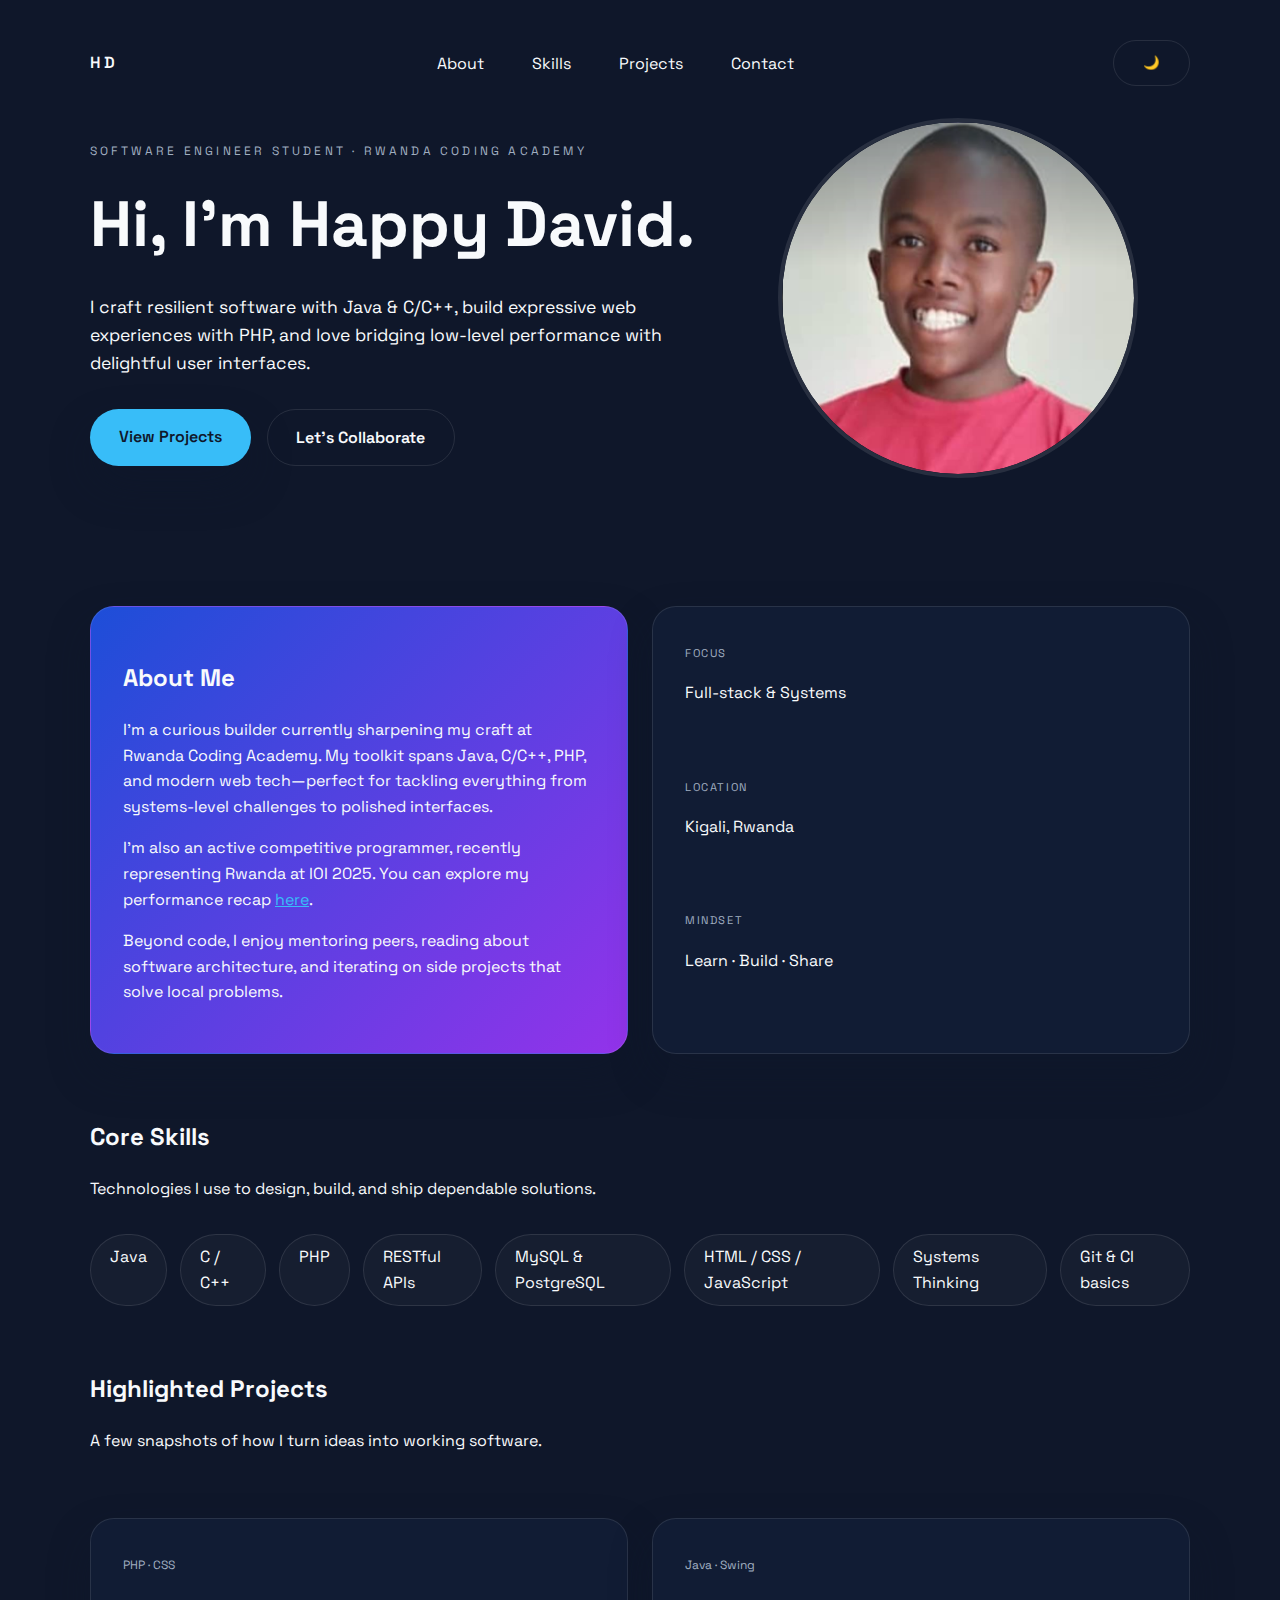
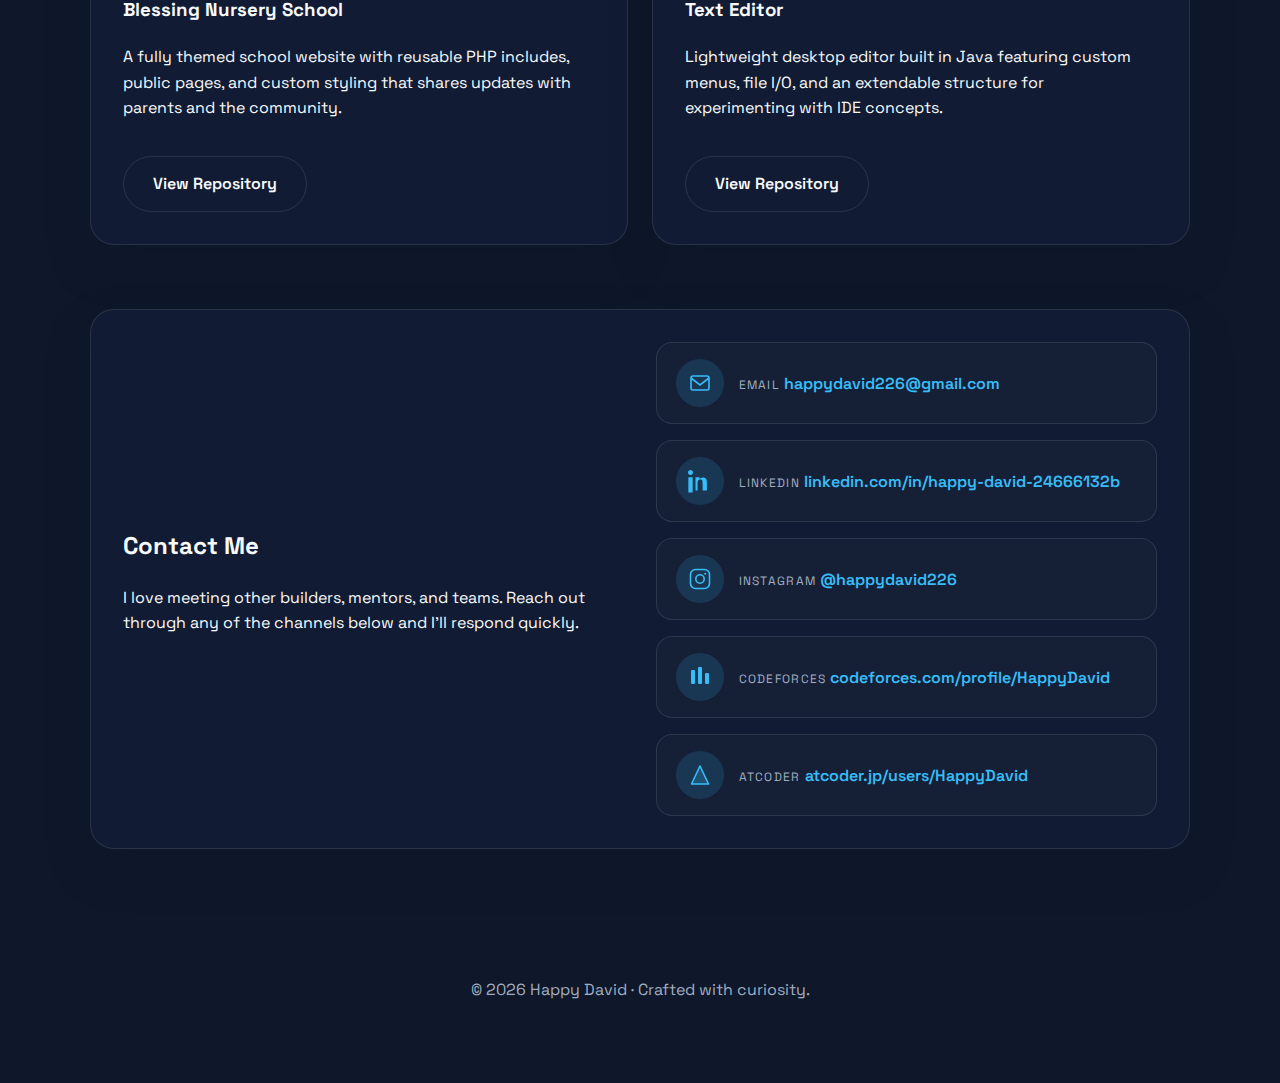
<file: index.html>
<!DOCTYPE html>
<html lang="en">

<head>
    <meta charset="UTF-8">
    <meta name="viewport" content="width=device-width, initial-scale=1.0">
    <title>Happy David | Portfolio</title>
    <link rel="preconnect" href="https://fonts.googleapis.com">
    <link rel="preconnect" href="https://fonts.gstatic.com" crossorigin>
    <link href="https://fonts.googleapis.com/css2?family=Space+Grotesk:wght@400;500;600&display=swap" rel="stylesheet">
    <link rel="stylesheet" href="styles.css">
</head>

<body>
    <header class="hero" id="home">
        <nav class="nav">
            <span class="logo">HD</span>
            <ul class="nav-links">
                <li><a href="#about">About</a></li>
                <li><a href="#skills">Skills</a></li>
                <li><a href="#projects">Projects</a></li>
                <li><a href="#contact">Contact</a></li>
            </ul>
            <button id="theme-toggle" class="ghost-btn" aria-label="Toggle theme">🌙</button>
        </nav>

        <div class="hero-layout">
            <div class="hero-content">
                <p class="eyebrow">Software Engineer Student · Rwanda Coding Academy</p>
                <h1>Hi, I’m Happy David.</h1>
                <p class="lead">
                    I craft resilient software with Java &amp; C/C++, build expressive web experiences with PHP,
                    and love bridging low-level performance with delightful user interfaces.
                </p>
                <div class="cta-row">
                    <a class="primary-btn" href="#projects">View Projects</a>
                    <a class="ghost-btn" href="#contact">Let’s Collaborate</a>
                </div>
            </div>
            <figure class="portrait">
                <img src="Myphoto.png" alt="Portrait of Happy David">
            </figure>
        </div>
    </header>

    <main>
        <section class="card-grid about-grid" id="about">
            <article class="card highlight">
                <h2>About Me</h2>
                <p>
                    I’m a curious builder currently sharpening my craft at Rwanda Coding Academy.
                    My toolkit spans Java, C/C++, PHP, and modern web tech—perfect for tackling
                    everything from systems-level challenges to polished interfaces.
                </p>
                <p>
                    I’m also an active competitive programmer, recently representing Rwanda at
                    IOI&nbsp;2025. You can explore my performance recap
                    <a class="inline-link" href="https://stats.ioinformatics.org/people/8751" target="_blank"
                        rel="noreferrer">here</a>.
                </p>
                <p>
                    Beyond code, I enjoy mentoring peers, reading about software architecture,
                    and iterating on side projects that solve local problems.
                </p>
            </article>
            <article class="card stats">
                <div>
                    <span class="label">Focus</span>
                    <p>Full-stack &amp; Systems</p>
                </div>
                <div>
                    <span class="label">Location</span>
                    <p>Kigali, Rwanda</p>
                </div>
                <div>
                    <span class="label">Mindset</span>
                    <p>Learn · Build · Share</p>
                </div>
            </article>
        </section>

        <section id="skills">
            <div class="section-header">
                <h2>Core Skills</h2>
                <p>Technologies I use to design, build, and ship dependable solutions.</p>
            </div>
            <ul class="pill-list">
                <li>Java</li>
                <li>C / C++</li>
                <li>PHP</li>
                <li>RESTful APIs</li>
                <li>MySQL &amp; PostgreSQL</li>
                <li>HTML / CSS / JavaScript</li>
                <li>Systems Thinking</li>
                <li>Git &amp; CI basics</li>
            </ul>
        </section>

        <section id="projects">
            <div class="section-header">
                <h2>Highlighted Projects</h2>
                <p>A few snapshots of how I turn ideas into working software.</p>
            </div>
            <div class="card-grid projects-grid">
                <article class="card project">
                    <span class="tag">PHP · CSS</span>
                    <h3>Blessing Nursery School</h3>
                    <p>
                        A fully themed school website with reusable PHP includes, public pages,
                        and custom styling that shares updates with parents and the community.
                    </p>
                    <a class="ghost-btn project-link" href="https://github.com/happydavid226/Blessing-Nursery-School"
                        target="_blank" rel="noreferrer">View Repository</a>
                </article>
                <article class="card project">
                    <span class="tag">Java · Swing</span>
                    <h3>Text Editor</h3>
                    <p>
                        Lightweight desktop editor built in Java featuring custom menus, file I/O,
                        and an extendable structure for experimenting with IDE concepts.
                    </p>
                    <a class="ghost-btn project-link" href="https://github.com/happydavid226/TextEditorProjectInJava"
                        target="_blank" rel="noreferrer">View Repository</a>
                </article>
            </div>
        </section>

        <section id="contact" class="card contact-card contact-links-card">
            <div>
                <h2>Contact Me</h2>
                <p>
                    I love meeting other builders, mentors, and teams. Reach out through any of the channels below and
                    I’ll respond quickly.
                </p>
            </div>
            <ul class="contact-links">
                <li>
                    <span class="contact-icon contact-icon--email" aria-hidden="true">
                        <svg viewBox="0 0 24 24" role="presentation">
                            <rect x="3" y="5" width="18" height="14" rx="2" fill="none" stroke="currentColor"
                                stroke-width="1.6" />
                            <path d="M3 7l9 7 9-7" fill="none" stroke="currentColor" stroke-width="1.6" />
                        </svg>
                    </span>
                    <div>
                        <span class="contact-label">Email</span>
                        <a href="mailto:happydavid226@gmail.com">happydavid226@gmail.com</a>
                    </div>
                </li>
                <li>
                    <span class="contact-icon contact-icon--linkedin" aria-hidden="true">
                        <svg viewBox="0 0 24 24" role="presentation">
                            <path
                                d="M4.98 3.5c0 1.38-1.18 2.5-2.63 2.5C.91 6 .02 4.88.02 3.5.02 2.12 1.13 1 2.52 1s2.46 1.12 2.46 2.5z"
                                fill="currentColor" />
                            <path
                                d="M.36 8.21h4.3V23.5H.36zm7.12 0H11.6v2.09h.06c.45-.85 1.56-1.74 3.2-1.74 3.42 0 4.05 2.17 4.05 5v7.94h-4.3v-7.04c0-1.68-.03-3.84-2.34-3.84-2.34 0-2.7 1.83-2.7 3.72v7.16H7.48z"
                                fill="currentColor" />
                        </svg>
                    </span>
                    <div>
                        <span class="contact-label">LinkedIn</span>
                        <a href="https://www.linkedin.com/in/happy-david-24666132b/" target="_blank"
                            rel="noreferrer">linkedin.com/in/happy-david-24666132b</a>
                    </div>
                </li>
                <li>
                    <span class="contact-icon contact-icon--instagram" aria-hidden="true">
                        <svg viewBox="0 0 24 24" role="presentation">
                            <rect x="2.5" y="2.5" width="19" height="19" rx="5" fill="none" stroke="currentColor"
                                stroke-width="1.6" />
                            <circle cx="12" cy="12" r="4.2" fill="none" stroke="currentColor" stroke-width="1.6" />
                            <circle cx="17.2" cy="6.8" r="1" fill="currentColor" />
                        </svg>
                    </span>
                    <div>
                        <span class="contact-label">Instagram</span>
                        <a href="https://www.instagram.com/happydavid226/" target="_blank"
                            rel="noreferrer">@happydavid226</a>
                    </div>
                </li>
                <li>
                    <span class="contact-icon contact-icon--codeforces" aria-hidden="true">
                        <svg viewBox="0 0 24 24" role="presentation">
                            <rect x="3" y="5" width="4" height="14" rx="1" fill="currentColor" />
                            <rect x="10" y="2" width="4" height="17" rx="1" fill="currentColor" />
                            <rect x="17" y="8" width="4" height="11" rx="1" fill="currentColor" />
                        </svg>
                    </span>
                    <div>
                        <span class="contact-label">Codeforces</span>
                        <a href="https://codeforces.com/profile/HappyDavid" target="_blank"
                            rel="noreferrer">codeforces.com/profile/HappyDavid</a>
                    </div>
                </li>
                <li>
                    <span class="contact-icon contact-icon--atcoder" aria-hidden="true">
                        <svg viewBox="0 0 24 24" role="presentation">
                            <path d="M12 3l8.5 18h-17z" fill="none" stroke="currentColor" stroke-width="1.6"
                                stroke-linejoin="round" />
                            <path d="M12 3l8.5 18h-17z" fill="currentColor" opacity="0.2" />
                        </svg>
                    </span>
                    <div>
                        <span class="contact-label">AtCoder</span>
                        <a href="https://atcoder.jp/users/HappyDavid" target="_blank"
                            rel="noreferrer">atcoder.jp/users/HappyDavid</a>
                    </div>
                </li>
            </ul>
        </section>
    </main>

    <footer>
        <p>© <span id="year"></span> Happy David · Crafted with curiosity.</p>
    </footer>

    <script src="script.js"></script>
</body>

</html>
</file>
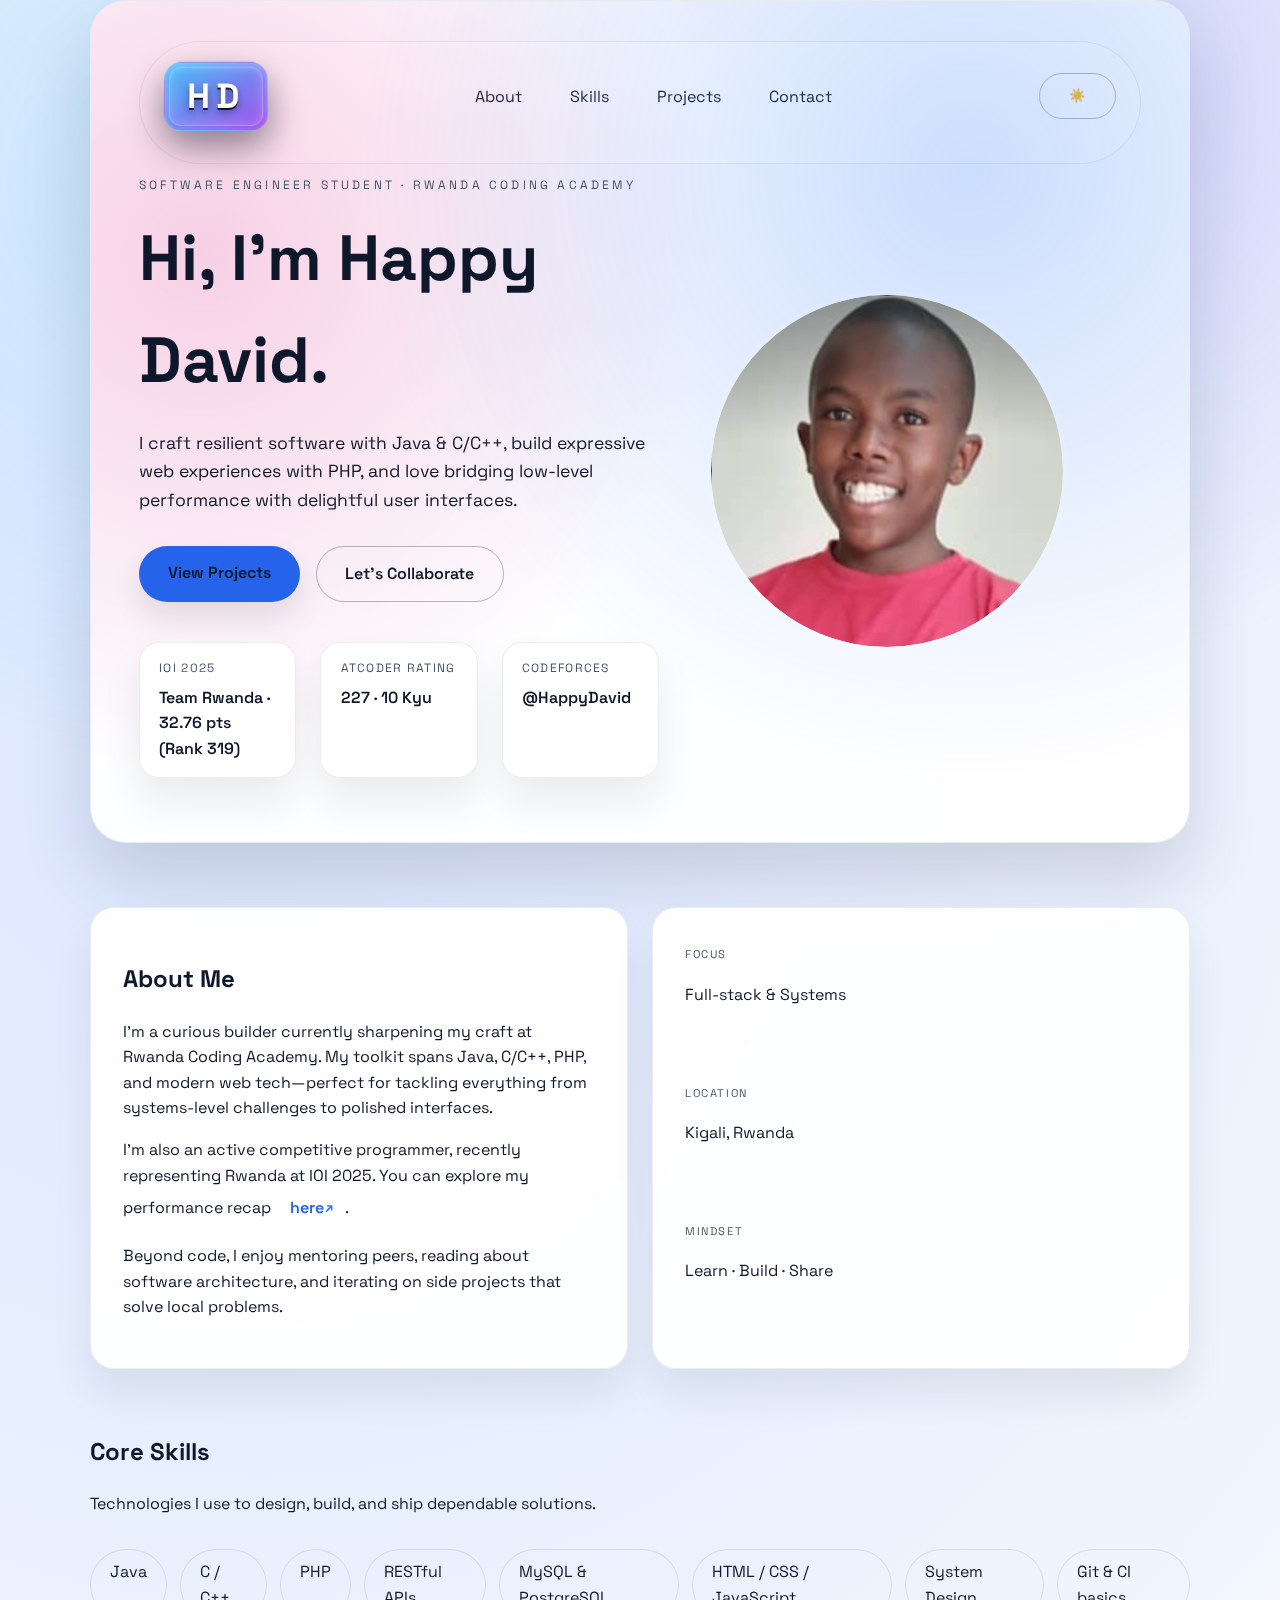
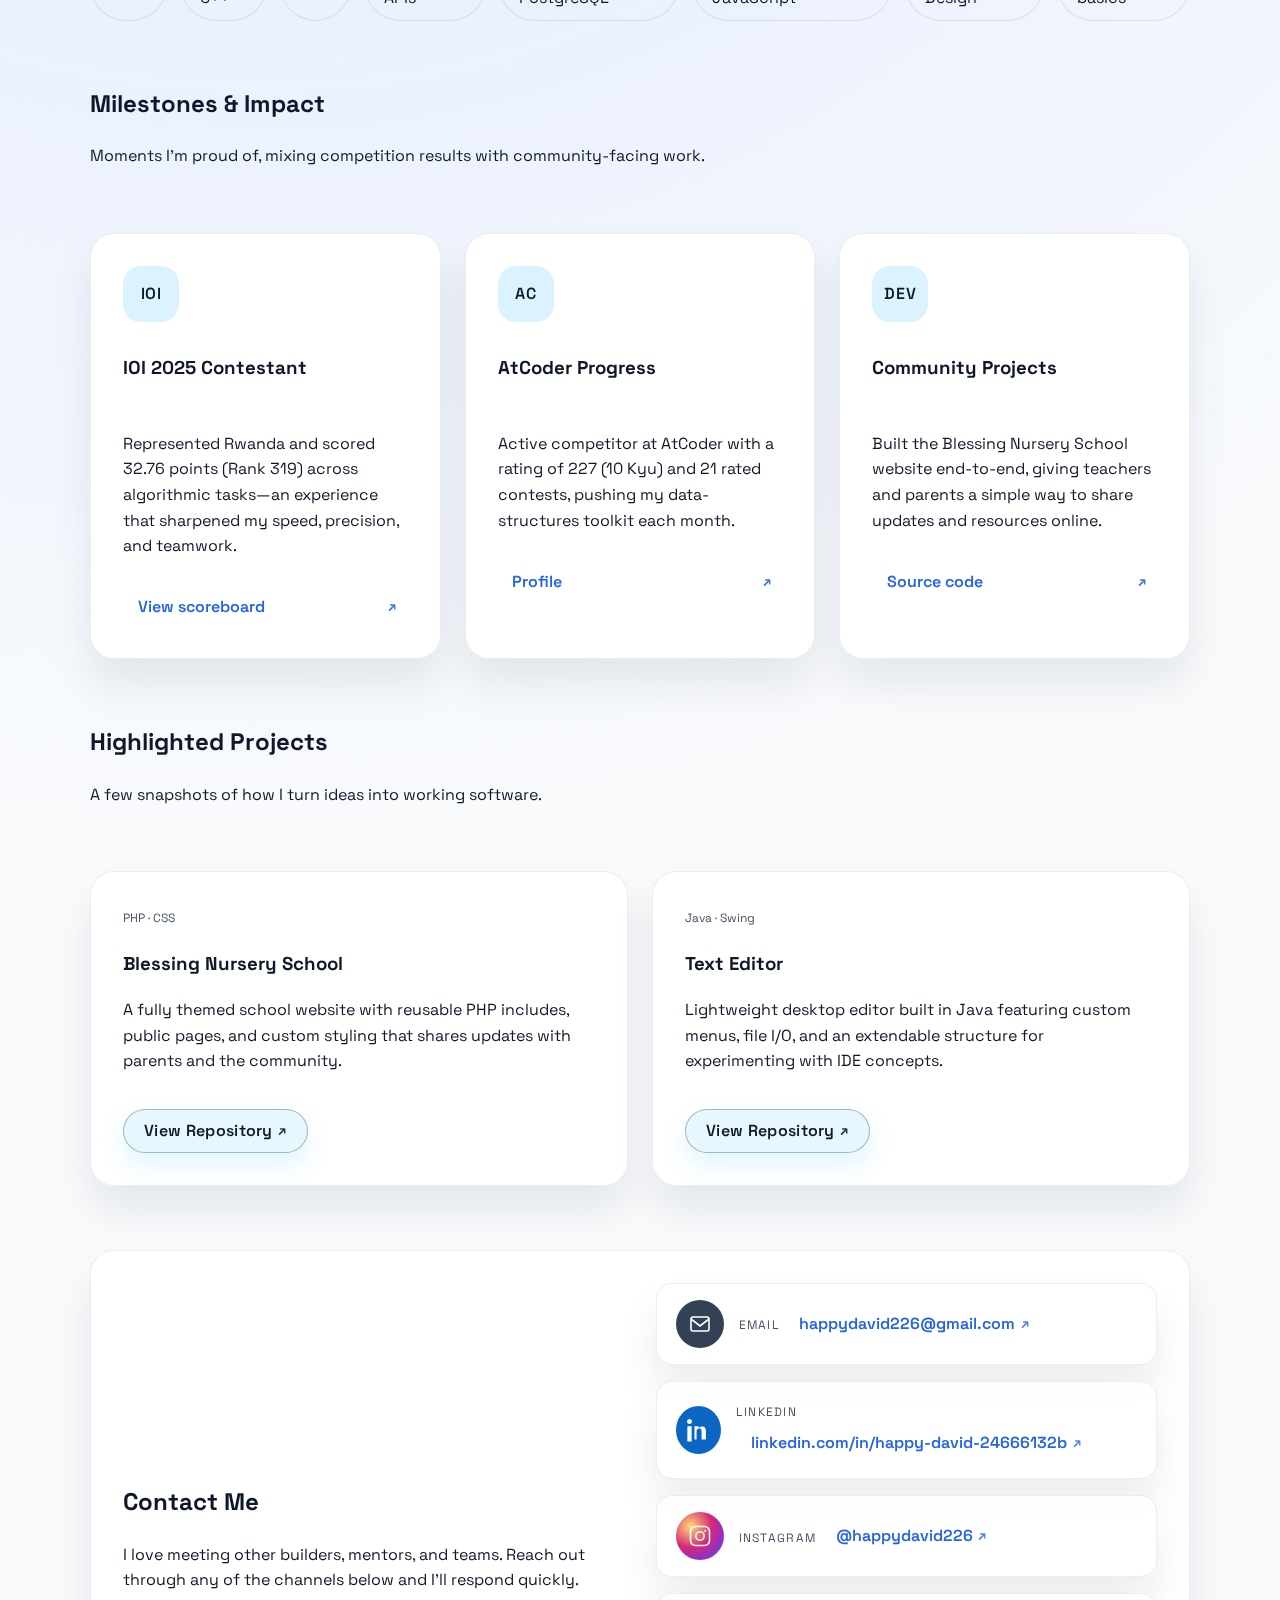
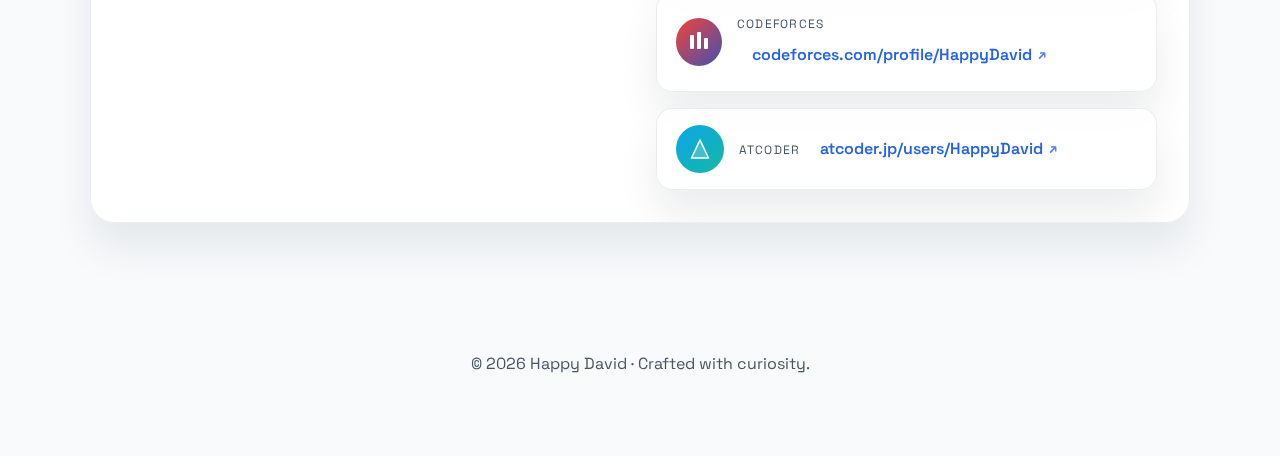
<file: public/index.html>
<!DOCTYPE html>
<html lang="en">

<head>
    <meta charset="UTF-8">
    <meta name="viewport" content="width=device-width, initial-scale=1.0">
    <title>Happy David | Portfolio</title>
    <link rel="preconnect" href="https://fonts.googleapis.com">
    <link rel="preconnect" href="https://fonts.gstatic.com" crossorigin>
    <link href="https://fonts.googleapis.com/css2?family=Space+Grotesk:wght@400;500;600&display=swap" rel="stylesheet">
    <link rel="stylesheet" href="styles.css">
</head>

<body>
    <header class="hero" id="home">
        <nav class="nav">
            <span class="logo">HD</span>
            <ul class="nav-links">
                <li><a href="#about">About</a></li>
                <li><a href="#skills">Skills</a></li>
                <li><a href="#projects">Projects</a></li>
                <li><a href="#contact">Contact</a></li>
            </ul>
            <button id="theme-toggle" class="ghost-btn" aria-label="Toggle theme">🌙</button>
        </nav>

        <div class="hero-layout">
            <div class="hero-content">
                <p class="eyebrow">Software Engineer Student · Rwanda Coding Academy</p>
                <h1>Hi, I’m Happy David.</h1>
                <p class="lead">
                    I craft resilient software with Java &amp; C/C++, build expressive web experiences with PHP,
                    and love bridging low-level performance with delightful user interfaces.
                </p>
                <div class="cta-row">
                    <a class="primary-btn" href="#projects">View Projects</a>
                    <a class="ghost-btn" href="#contact">Let’s Collaborate</a>
                </div>
                <ul class="hero-stats">
                    <li>
                        <span class="stat-label">IOI 2025</span>
                        <span class="stat-value">Team Rwanda · 32.76 pts (Rank 319)</span>
                    </li>
                    <li>
                        <span class="stat-label">AtCoder Rating</span>
                        <span class="stat-value">227 · 10 Kyu</span>
                    </li>
                    <li>
                        <span class="stat-label">Codeforces</span>
                        <span class="stat-value">@HappyDavid</span>
                    </li>
                </ul>
            </div>
            <figure class="portrait">
                <img src="Myphoto.png" alt="Portrait of Happy David">
            </figure>
        </div>
    </header>

    <main>
        <section class="card-grid about-grid" id="about">
            <article class="card highlight">
                <h2>About Me</h2>
                <p>
                    I’m a curious builder currently sharpening my craft at Rwanda Coding Academy.
                    My toolkit spans Java, C/C++, PHP, and modern web tech—perfect for tackling
                    everything from systems-level challenges to polished interfaces.
                </p>
                <p>
                    I’m also an active competitive programmer, recently representing Rwanda at
                    IOI&nbsp;2025. You can explore my performance recap
                    <a class="inline-link" href="https://stats.ioinformatics.org/people/8751" target="_blank"
                        rel="noreferrer">here</a>.
                </p>
                <p>
                    Beyond code, I enjoy mentoring peers, reading about software architecture,
                    and iterating on side projects that solve local problems.
                </p>
            </article>
            <article class="card stats">
                <div>
                    <span class="label">Focus</span>
                    <p>Full-stack &amp; Systems</p>
                </div>
                <div>
                    <span class="label">Location</span>
                    <p>Kigali, Rwanda</p>
                </div>
                <div>
                    <span class="label">Mindset</span>
                    <p>Learn · Build · Share</p>
                </div>
            </article>
        </section>

        <section id="skills">
            <div class="section-header">
                <h2>Core Skills</h2>
                <p>Technologies I use to design, build, and ship dependable solutions.</p>
            </div>
            <ul class="pill-list">
                <li>Java</li>
                <li>C / C++</li>
                <li>PHP</li>
                <li>RESTful APIs</li>
                <li>MySQL &amp; PostgreSQL</li>
                <li>HTML / CSS / JavaScript</li>
                <li>System Design</li>
                <li>Git &amp; CI basics</li>
            </ul>
        </section>

        <section id="highlights">
            <div class="section-header">
                <h2>Milestones &amp; Impact</h2>
                <p>Moments I’m proud of, mixing competition results with community-facing work.</p>
            </div>
            <div class="card-grid achievements-grid">
                <article class="card achievement-card">
                    <span class="achievement-icon">IOI</span>
                    <h3>IOI 2025 Contestant</h3>
                    <p>
                        Represented Rwanda and scored 32.76 points (Rank 319) across algorithmic tasks—an experience
                        that sharpened my speed, precision, and teamwork.
                    </p>
                    <a class="inline-link" href="https://stats.ioinformatics.org/people/8751" target="_blank"
                        rel="noreferrer">View scoreboard</a>
                </article>
                <article class="card achievement-card">
                    <span class="achievement-icon">AC</span>
                    <h3>AtCoder Progress</h3>
                    <p>
                        Active competitor at AtCoder with a rating of 227 (10 Kyu) and 21 rated contests, pushing my
                        data-structures toolkit each month.
                    </p>
                    <a class="inline-link" href="https://atcoder.jp/users/HappyDavid" target="_blank"
                        rel="noreferrer">Profile</a>
                </article>
                <article class="card achievement-card">
                    <span class="achievement-icon">DEV</span>
                    <h3>Community Projects</h3>
                    <p>
                        Built the Blessing Nursery School website end-to-end, giving teachers and parents a simple way
                        to share updates and resources online.
                    </p>
                    <a class="inline-link" href="https://github.com/happydavid226/Blessing-Nursery-School"
                        target="_blank" rel="noreferrer">Source code</a>
                </article>
            </div>
        </section>

        <section id="projects">
            <div class="section-header">
                <h2>Highlighted Projects</h2>
                <p>A few snapshots of how I turn ideas into working software.</p>
            </div>
            <div class="card-grid projects-grid">
                <article class="card project">
                    <span class="tag">PHP · CSS</span>
                    <h3>Blessing Nursery School</h3>
                    <p>
                        A fully themed school website with reusable PHP includes, public pages,
                        and custom styling that shares updates with parents and the community.
                    </p>
                    <a class="ghost-btn project-link" href="https://github.com/happydavid226/Blessing-Nursery-School"
                        target="_blank" rel="noreferrer">View Repository</a>
                </article>
                <article class="card project">
                    <span class="tag">Java · Swing</span>
                    <h3>Text Editor</h3>
                    <p>
                        Lightweight desktop editor built in Java featuring custom menus, file I/O,
                        and an extendable structure for experimenting with IDE concepts.
                    </p>
                    <a class="ghost-btn project-link" href="https://github.com/happydavid226/TextEditorProjectInJava"
                        target="_blank" rel="noreferrer">View Repository</a>
                </article>
            </div>
        </section>

        <section id="contact" class="card contact-card contact-links-card">
            <div>
                <h2>Contact Me</h2>
                <p>
                    I love meeting other builders, mentors, and teams. Reach out through any of the channels below and
                    I’ll respond quickly.
                </p>
            </div>
            <ul class="contact-links">
                <li>
                    <span class="contact-icon contact-icon--email" aria-hidden="true">
                        <svg viewBox="0 0 24 24" role="presentation">
                            <rect x="3" y="5" width="18" height="14" rx="2" fill="none" stroke="currentColor"
                                stroke-width="1.6" />
                            <path d="M3 7l9 7 9-7" fill="none" stroke="currentColor" stroke-width="1.6" />
                        </svg>
                    </span>
                    <div>
                        <span class="contact-label">Email</span>
                        <a href="mailto:happydavid226@gmail.com">happydavid226@gmail.com</a>
                    </div>
                </li>
                <li>
                    <span class="contact-icon contact-icon--linkedin" aria-hidden="true">
                        <svg viewBox="0 0 24 24" role="presentation">
                            <path
                                d="M4.98 3.5c0 1.38-1.18 2.5-2.63 2.5C.91 6 .02 4.88.02 3.5.02 2.12 1.13 1 2.52 1s2.46 1.12 2.46 2.5z"
                                fill="currentColor" />
                            <path
                                d="M.36 8.21h4.3V23.5H.36zm7.12 0H11.6v2.09h.06c.45-.85 1.56-1.74 3.2-1.74 3.42 0 4.05 2.17 4.05 5v7.94h-4.3v-7.04c0-1.68-.03-3.84-2.34-3.84-2.34 0-2.7 1.83-2.7 3.72v7.16H7.48z"
                                fill="currentColor" />
                        </svg>
                    </span>
                    <div>
                        <span class="contact-label">LinkedIn</span>
                        <a href="https://www.linkedin.com/in/happy-david-24666132b/" target="_blank"
                            rel="noreferrer">linkedin.com/in/happy-david-24666132b</a>
                    </div>
                </li>
                <li>
                    <span class="contact-icon contact-icon--instagram" aria-hidden="true">
                        <svg viewBox="0 0 24 24" role="presentation">
                            <rect x="2.5" y="2.5" width="19" height="19" rx="5" fill="none" stroke="currentColor"
                                stroke-width="1.6" />
                            <circle cx="12" cy="12" r="4.2" fill="none" stroke="currentColor" stroke-width="1.6" />
                            <circle cx="17.2" cy="6.8" r="1" fill="currentColor" />
                        </svg>
                    </span>
                    <div>
                        <span class="contact-label">Instagram</span>
                        <a href="https://www.instagram.com/happydavid226/" target="_blank"
                            rel="noreferrer">@happydavid226</a>
                    </div>
                </li>
                <li>
                    <span class="contact-icon contact-icon--codeforces" aria-hidden="true">
                        <svg viewBox="0 0 24 24" role="presentation">
                            <rect x="3" y="5" width="4" height="14" rx="1" fill="currentColor" />
                            <rect x="10" y="2" width="4" height="17" rx="1" fill="currentColor" />
                            <rect x="17" y="8" width="4" height="11" rx="1" fill="currentColor" />
                        </svg>
                    </span>
                    <div>
                        <span class="contact-label">Codeforces</span>
                        <a href="https://codeforces.com/profile/HappyDavid" target="_blank"
                            rel="noreferrer">codeforces.com/profile/HappyDavid</a>
                    </div>
                </li>
                <li>
                    <span class="contact-icon contact-icon--atcoder" aria-hidden="true">
                        <svg viewBox="0 0 24 24" role="presentation">
                            <path d="M12 3l8.5 18h-17z" fill="none" stroke="currentColor" stroke-width="1.6"
                                stroke-linejoin="round" />
                            <path d="M12 3l8.5 18h-17z" fill="currentColor" opacity="0.2" />
                        </svg>
                    </span>
                    <div>
                        <span class="contact-label">AtCoder</span>
                        <a href="https://atcoder.jp/users/HappyDavid" target="_blank"
                            rel="noreferrer">atcoder.jp/users/HappyDavid</a>
                    </div>
                </li>
            </ul>
        </section>
    </main>

    <footer>
        <p>© <span id="year"></span> Happy David · Crafted with curiosity.</p>
    </footer>

    <script src="script.js"></script>
</body>

</html>
</file>
<file: styles.css>
:root {
    color-scheme: light dark;
    --bg: #0f172a;
    --card-bg: #111c34;
    --card-highlight: linear-gradient(135deg, #1d4ed8, #9333ea);
    --text: #f8fafc;
    --muted: #a0aec0;
    --accent: #38bdf8;
    --accent-strong: #0ea5e9;
    --border: rgba(255, 255, 255, 0.1);
    --shadow: 0 20px 40px rgba(15, 23, 42, 0.35);
}

:root.light {
    color-scheme: light;
    --bg: #f8fafc;
    --card-bg: #ffffff;
    --card-highlight: linear-gradient(135deg, #d8b4fe, #93c5fd);
    --text: #0f172a;
    --muted: #475569;
    --accent: #2563eb;
    --accent-strong: #1d4ed8;
    --border: rgba(15, 23, 42, 0.1);
    --shadow: 0 16px 30px rgba(15, 23, 42, 0.1);
}

*,
*::before,
*::after {
    box-sizing: border-box;
}

body {
    margin: 0;
    font-family: 'Space Grotesk', system-ui, -apple-system, BlinkMacSystemFont, sans-serif;
    background: var(--bg);
    color: var(--text);
    line-height: 1.6;
    min-height: 100vh;
}

img {
    display: block;
}

a {
    color: inherit;
    text-decoration: none;
}

.inline-link {
    color: var(--accent);
    text-decoration: underline;
}

main,
header,
footer {
    width: 1100px;
    margin: 0 auto;
}

.hero {
    padding: 2.5rem 0 4rem;
}

.hero-layout {
    display: flex;
    align-items: center;
    gap: 3rem;
}

.nav {
    display: flex;
    align-items: center;
    justify-content: space-between;
    gap: 1.5rem;
    padding-bottom: 2rem;
}

.logo {
    font-weight: 600;
    letter-spacing: 0.2rem;
}

.nav-links {
    display: flex;
    gap: 1rem;
    list-style: none;
    padding: 0;
    margin: 0;
}

.nav-links a {
    padding: 0.6rem 1rem;
    border-radius: 999px;
    transition: background 0.2s ease, color 0.2s ease;
}

.nav-links a:hover {
    background: rgba(56, 189, 248, 0.1);
    color: var(--accent);
}

.hero-content h1 {
    font-size: 4rem;
    margin: 0.5rem 0 1rem;
}

.eyebrow {
    text-transform: uppercase;
    letter-spacing: 0.2rem;
    font-size: 0.75rem;
    color: var(--muted);
}

.lead {
    font-size: 1.1rem;
    max-width: 40rem;
}

.cta-row {
    margin-top: 2rem;
    display: flex;
    gap: 1rem;
}

.primary-btn,
.ghost-btn {
    padding: 0.9rem 1.8rem;
    border-radius: 999px;
    font-weight: 600;
    border: none;
    cursor: pointer;
    transition: transform 0.2s ease, background 0.2s ease;
}

.primary-btn {
    background: var(--accent);
    color: #0f172a;
    box-shadow: var(--shadow);
}

.primary-btn:hover {
    transform: translateY(-2px);
    background: var(--accent-strong);
}

.ghost-btn {
    background: transparent;
    border: 1px solid var(--border);
    color: var(--text);
}

.ghost-btn:hover {
    border-color: var(--accent);
    color: var(--accent);
}

.card-grid {
    margin: 4rem 0;
    display: grid;
    grid-template-columns: repeat(3, 1fr);
    gap: 1.5rem;
}

.about-grid {
    grid-template-columns: repeat(2, 1fr);
}

.projects-grid {
    grid-template-columns: repeat(2, 1fr);
}

.card {
    padding: 2rem;
    background: var(--card-bg);
    border: 1px solid var(--border);
    border-radius: 24px;
    box-shadow: var(--shadow);
}

.card.highlight {
    background-image: var(--card-highlight);
}

.card.stats {
    display: grid;
    gap: 1.2rem;
}

.label {
    text-transform: uppercase;
    letter-spacing: 0.1rem;
    font-size: 0.7rem;
    color: var(--muted);
}

section {
    margin: 4rem 0;
}

.section-header {
    max-width: 620px;
}

.pill-list {
    list-style: none;
    padding: 0;
    margin: 2rem 0 0;
    display: flex;
    gap: 0.8rem;
}

.pill-list li {
    padding: 0.6rem 1.2rem;
    border-radius: 999px;
    border: 1px solid var(--border);
    background: rgba(255, 255, 255, 0.03);
}

.tag {
    font-size: 0.75rem;
    color: var(--muted);
}

.contact-card {
    display: grid;
    grid-template-columns: repeat(2, 1fr);
    gap: 2rem;
    align-items: center;
}

.contact-links {
    list-style: none;
    padding: 0;
    margin: 0;
    display: flex;
    flex-direction: column;
    gap: 1rem;
}

.contact-links li {
    padding: 1rem 1.2rem;
    border: 1px solid var(--border);
    border-radius: 16px;
    background: rgba(255, 255, 255, 0.02);
    display: flex;
    align-items: center;
    gap: 0.9rem;
}

.contact-label {
    font-size: 0.75rem;
    text-transform: uppercase;
    letter-spacing: 0.08rem;
    color: var(--muted);
}

.contact-links a {
    font-weight: 600;
    color: var(--accent);
}

.contact-icon {
    width: 48px;
    height: 48px;
    border-radius: 50%;
    background: rgba(56, 189, 248, 0.15);
    display: inline-flex;
    align-items: center;
    justify-content: center;
    color: var(--accent);
}

.contact-icon svg {
    width: 24px;
    height: 24px;
}

.project-link {
    display: inline-flex;
    margin-top: 1.2rem;
    width: fit-content;
}

.portrait {
    margin: 0;
    border-radius: 50%;
    overflow: hidden;
    border: 4px solid rgba(255, 255, 255, 0.1);
    width: 360px;
    height: 360px;
    display: flex;
    align-items: center;
    justify-content: center;
}

.portrait img {
    display: block;
    width: 100%;
    height: 100%;
    object-fit: cover;
    border-radius: 50%;
}

form {
    display: grid;
    gap: 1rem;
}

input,
textarea {
    width: 100%;
    margin-top: 0.4rem;
    padding: 0.8rem;
    border-radius: 12px;
    border: 1px solid var(--border);
    background: rgba(15, 23, 42, 0.6);
    color: var(--text);
    font-size: 1rem;
}

.form-status {
    height: 1.2rem;
    font-size: 0.9rem;
    color: var(--accent);
}

footer {
    padding: 3rem 0 4rem;
    text-align: center;
    color: var(--muted);
}
</file>
<file: public/styles.css>
:root {
    color-scheme: light dark;
    --bg: #0f172a;
    --card-bg: #111c34;
    --card-highlight: linear-gradient(135deg, #1d4ed8, #9333ea);
    --text: #f8fafc;
    --muted: #a0aec0;
    --accent: #38bdf8;
    --accent-strong: #0ea5e9;
    --border: rgba(255, 255, 255, 0.1);
    --shadow: 0 20px 40px rgba(15, 23, 42, 0.35);
    --transition-fast: 0.25s;
}

:root.light {
    color-scheme: light;
    --bg: #f8fafc;
    --card-bg: #ffffff;
    --card-highlight: linear-gradient(135deg, #d8b4fe, #93c5fd);
    --text: #0f172a;
    --muted: #475569;
    --accent: #2563eb;
    --accent-strong: #1d4ed8;
    --border: rgba(15, 23, 42, 0.1);
    --shadow: 0 16px 30px rgba(15, 23, 42, 0.1);
}

*,
*::before,
*::after {
    box-sizing: border-box;
}

body {
    margin: 0;
    font-family: 'Space Grotesk', system-ui, -apple-system, BlinkMacSystemFont, sans-serif;
    background: radial-gradient(circle at 20% 20%, #1d264f, var(--bg) 55%);
    color: var(--text);
    line-height: 1.6;
    min-height: 100vh;
    position: relative;
    overflow-x: hidden;
}

body::before,
body::after {
    content: '';
    position: fixed;
    inset: 0;
    pointer-events: none;
    z-index: -2;
}

body::before {
    background:
        radial-gradient(circle at 15% 20%, rgba(56, 189, 248, 0.23), transparent 45%),
        radial-gradient(circle at 80% 0%, rgba(147, 51, 234, 0.25), transparent 40%);
}

body::after {
    z-index: -3;
    background-image:
        linear-gradient(transparent 95%, rgba(255, 255, 255, 0.04) 95%),
        linear-gradient(90deg, transparent 95%, rgba(255, 255, 255, 0.04) 95%);
    background-size: 180px 180px;
    opacity: 0.25;
}

@keyframes heroReveal {
    0% {
        opacity: 0;
        transform: translateY(30px) scale(0.98);
    }

    100% {
        opacity: 1;
        transform: translateY(0) scale(1);
    }
}

@keyframes portraitFloat {

    0%,
    100% {
        transform: translateY(0);
    }

    50% {
        transform: translateY(-12px);
    }
}

@keyframes glowPulse {
    0% {
        opacity: 0.15;
    }

    50% {
        opacity: 0.35;
    }

    100% {
        opacity: 0.15;
    }
}

img {
    display: block;
}

a {
    color: inherit;
    text-decoration: none;
}

.inline-link {
    color: var(--accent);
    text-decoration: underline;
}

main,
header,
footer {
    width: 1100px;
    margin: 0 auto;
}

.hero {
    padding: 2.5rem 3rem 4rem;
    border: 1px solid var(--border);
    border-radius: 36px;
    background: rgba(15, 23, 42, 0.78);
    box-shadow: 0 40px 80px rgba(2, 6, 23, 0.55);
    position: relative;
    overflow: hidden;
    animation: heroReveal 1s ease 0.1s both;
}

.hero::before {
    content: '';
    position: absolute;
    inset: 0;
    background:
        radial-gradient(circle at 80% 20%, rgba(14, 165, 233, 0.45), transparent 55%),
        radial-gradient(circle at 10% 30%, rgba(244, 114, 182, 0.25), transparent 45%);
    animation: glowPulse 6s ease-in-out infinite;
    pointer-events: none;
}

.hero-layout {
    display: flex;
    align-items: center;
    gap: 3rem;
    position: relative;
    z-index: 1;
}

.nav {
    display: flex;
    align-items: center;
    justify-content: space-between;
    gap: 1.5rem;
    padding: 1.2rem 1.5rem 2rem;
    background: rgba(15, 23, 42, 0.6);
    border: 1px solid rgba(255, 255, 255, 0.05);
    border-radius: 999px;
}

.logo {
    font-weight: 700;
    font-size: 2.2rem;
    letter-spacing: 0.35rem;
    text-transform: uppercase;
    position: relative;
    display: inline-flex;
    align-items: center;
    justify-content: center;
    padding: 0.35rem 1.4rem;
    border-radius: 18px;
    background: linear-gradient(145deg, rgba(56, 189, 248, 0.95), rgba(147, 51, 234, 0.85));
    color: #fff;
    text-shadow:
        0 4px 8px rgba(2, 6, 23, 0.45),
        0 1px 0 #0f172a,
        0 2px 0 #0f172a;
    box-shadow:
        inset 0 2px 6px rgba(255, 255, 255, 0.35),
        0 15px 35px rgba(2, 6, 23, 0.45);
    transform: perspective(400px) rotateX(8deg);
    border: 1px solid rgba(255, 255, 255, 0.15);
}

.logo::after {
    content: '';
    position: absolute;
    inset: 4px;
    border-radius: 12px;
    border: 1px solid rgba(255, 255, 255, 0.3);
    box-shadow: inset 0 0 12px rgba(255, 255, 255, 0.25);
    pointer-events: none;
}

.nav-links {
    display: flex;
    gap: 1rem;
    list-style: none;
    padding: 0;
    margin: 0;
}

.nav-links a {
    padding: 0.6rem 1rem;
    border-radius: 999px;
    transition: background 0.2s ease, color 0.2s ease;
}

.nav-links a:hover {
    background: rgba(56, 189, 248, 0.1);
    color: var(--accent);
}

.hero-content {
    max-width: 520px;
}

.hero-content h1 {
    font-size: 4rem;
    margin: 0.5rem 0 1rem;
}

.eyebrow {
    text-transform: uppercase;
    letter-spacing: 0.2rem;
    font-size: 0.75rem;
    color: var(--muted);
}

.lead {
    font-size: 1.1rem;
    max-width: 40rem;
}

.cta-row {
    margin-top: 2rem;
    display: flex;
    gap: 1rem;
}

.hero-stats {
    list-style: none;
    margin: 2.5rem 0 0;
    padding: 0;
    display: flex;
    gap: 1.5rem;
}

.hero-stats li {
    flex: 1;
    padding: 1rem 1.2rem;
    border-radius: 20px;
    border: 1px solid rgba(255, 255, 255, 0.08);
    background: rgba(15, 23, 42, 0.65);
    box-shadow: inset 0 0 0 1px rgba(255, 255, 255, 0.02);
    transition: transform var(--transition-fast) ease, border-color var(--transition-fast) ease;
}

.hero-stats li:hover {
    transform: translateY(-6px);
    border-color: rgba(56, 189, 248, 0.4);
}

.stat-label {
    display: block;
    font-size: 0.75rem;
    letter-spacing: 0.08rem;
    text-transform: uppercase;
    color: var(--muted);
    margin-bottom: 0.4rem;
}

.stat-value {
    font-weight: 600;
    font-size: 1rem;
}

.primary-btn,
.ghost-btn {
    padding: 0.9rem 1.8rem;
    border-radius: 999px;
    font-weight: 600;
    border: none;
    cursor: pointer;
    transition: transform 0.2s ease, background 0.2s ease;
}

.primary-btn,
.ghost-btn,
.nav-links a,
.pill-list li,
.project-link {
    transition: background var(--transition-fast) ease, color var(--transition-fast) ease, transform var(--transition-fast) ease;
}

.primary-btn {
    background: var(--accent);
    color: #0f172a;
    box-shadow: var(--shadow);
}

.primary-btn:hover {
    transform: translateY(-2px);
    background: var(--accent-strong);
}

.ghost-btn {
    background: transparent;
    border: 1px solid var(--border);
    color: var(--text);
}

.ghost-btn:hover {
    border-color: var(--accent);
    color: var(--accent);
    transform: translateY(-2px);
}

.card-grid {
    margin: 4rem 0;
    display: grid;
    grid-template-columns: repeat(3, 1fr);
    gap: 1.5rem;
}

.about-grid {
    grid-template-columns: repeat(2, 1fr);
}

.projects-grid {
    grid-template-columns: repeat(2, 1fr);
}

.achievements-grid {
    grid-template-columns: repeat(3, 1fr);
}

.card {
    padding: 2rem;
    background: rgba(17, 28, 52, 0.85);
    border: 1px solid var(--border);
    border-radius: 24px;
    box-shadow: var(--shadow);
    backdrop-filter: blur(12px);
    position: relative;
    overflow: hidden;
    transform: translateY(0);
    transition: transform var(--transition-fast) ease, border-color var(--transition-fast) ease, box-shadow var(--transition-fast) ease;
    animation: heroReveal 0.8s ease both;
}

.card.highlight {
    background-image: var(--card-highlight);
}

.card.stats {
    display: grid;
    gap: 1.2rem;
}

.achievement-card {
    display: flex;
    flex-direction: column;
    gap: 0.8rem;
}

.card:hover {
    transform: translateY(-10px);
    border-color: rgba(56, 189, 248, 0.4);
    box-shadow: 0 30px 60px rgba(2, 6, 23, 0.55);
}

.achievement-icon {
    width: 56px;
    height: 56px;
    border-radius: 18px;
    background: rgba(56, 189, 248, 0.18);
    display: inline-flex;
    align-items: center;
    justify-content: center;
    font-size: 1rem;
    font-weight: 600;
    letter-spacing: 0.04rem;
}

.label {
    text-transform: uppercase;
    letter-spacing: 0.1rem;
    font-size: 0.7rem;
    color: var(--muted);
}

section {
    margin: 4rem 0;
}

.section-header {
    max-width: 620px;
}

.pill-list {
    list-style: none;
    padding: 0;
    margin: 2rem 0 0;
    display: flex;
    gap: 0.8rem;
}

.pill-list li {
    padding: 0.6rem 1.2rem;
    border-radius: 999px;
    border: 1px solid var(--border);
    background: rgba(255, 255, 255, 0.03);
    transition: transform var(--transition-fast) ease, border-color var(--transition-fast) ease;
}

.pill-list li:hover {
    transform: translateY(-4px);
    border-color: rgba(56, 189, 248, 0.5);
}

.tag {
    font-size: 0.75rem;
    color: var(--muted);
}

.contact-card {
    display: grid;
    grid-template-columns: repeat(2, 1fr);
    gap: 2rem;
    align-items: center;
}

.contact-links {
    list-style: none;
    padding: 0;
    margin: 0;
    display: flex;
    flex-direction: column;
    gap: 1rem;
}

.contact-links li {
    padding: 1rem 1.2rem;
    border: 1px solid var(--border);
    border-radius: 16px;
    background: rgba(255, 255, 255, 0.02);
    display: flex;
    align-items: center;
    gap: 0.9rem;
    transition: border-color var(--transition-fast) ease, transform var(--transition-fast) ease;
}

.contact-links li:hover {
    border-color: rgba(56, 189, 248, 0.4);
    transform: translateX(6px);
}

.contact-label {
    font-size: 0.75rem;
    text-transform: uppercase;
    letter-spacing: 0.08rem;
    color: var(--muted);
}

.contact-links a {
    font-weight: 600;
    color: var(--accent);
}

.contact-icon {
    width: 48px;
    height: 48px;
    border-radius: 50%;
    display: inline-flex;
    align-items: center;
    justify-content: center;
    color: #fff;
    transition: transform 0.4s ease, box-shadow 0.4s ease;
}

.contact-icon svg {
    width: 24px;
    height: 24px;
}

.contact-icon--email {
    background: #334155;
}

.contact-icon--linkedin {
    background: #0a66c2;
}

.contact-icon--instagram {
    background: radial-gradient(circle at 30% 30%, #feda75, #d62976 45%, #962fbf 70%, #4f5bd5);
}

.contact-icon--codeforces {
    background: linear-gradient(135deg, #f44336, #3f51b5);
}

.contact-icon--atcoder {
    background: linear-gradient(135deg, #0ea5e9, #14b8a6);
}

.contact-links li:hover .contact-icon {
    transform: rotate(-5deg) scale(1.08);
    box-shadow: 0 12px 25px rgba(0, 0, 0, 0.25);
}

.project-link {
    display: inline-flex;
    align-items: center;
    gap: 0.35rem;
    margin-top: 1.2rem;
    width: fit-content;
    border: 1px solid rgba(56, 189, 248, 0.25);
    padding: 0.5rem 1.25rem;
    border-radius: 999px;
    background: rgba(56, 189, 248, 0.12);
    font-weight: 600;
    letter-spacing: 0.02rem;
    box-shadow: 0 12px 25px rgba(56, 189, 248, 0.15);
}

.project-link::after,
.inline-link::after {
    content: '↗';
    font-size: 0.85rem;
    opacity: 0.9;
    transition: transform var(--transition-fast) ease;
}

.project-link:hover::after,
.inline-link:hover::after {
    transform: translateX(4px);
}

.project-link:hover {
    border-color: rgba(56, 189, 248, 0.6);
    background: rgba(56, 189, 248, 0.2);
    color: #0f172a;
    transform: translateY(-3px);
    box-shadow: 0 18px 35px rgba(56, 189, 248, 0.25);
}

.inline-link {
    position: relative;
    padding: 0.35rem 1.25rem 0.35rem 0.85rem;
    display: inline-flex;
    align-items: center;
    gap: 0.35rem;
    font-weight: 600;
    text-decoration: none;
    border-radius: 999px;
    border: 1px solid transparent;
    transition: border-color var(--transition-fast) ease, background var(--transition-fast) ease, color var(--transition-fast) ease, transform var(--transition-fast) ease;
}

.inline-link::after {
    position: absolute;
    right: 0.65rem;
}

.inline-link:hover {
    border-color: rgba(56, 189, 248, 0.35);
    background: rgba(56, 189, 248, 0.12);
    color: var(--accent);
    transform: translateY(-2px);
}

.contact-links a {
    font-weight: 600;
    color: var(--accent);
    display: inline-flex;
    align-items: center;
    gap: 0.35rem;
    text-decoration: none;
    padding: 0.35rem 0.9rem;
    border-radius: 999px;
    border: 1px solid transparent;
    transition: border-color var(--transition-fast) ease, background var(--transition-fast) ease, color var(--transition-fast) ease, transform var(--transition-fast) ease;
}

.contact-links a::after {
    content: '↗';
    font-size: 0.85rem;
    opacity: 0.8;
    transition: transform var(--transition-fast) ease;
}

.contact-links a:hover::after {
    transform: translateX(4px);
}

.contact-links a:hover {
    border-color: rgba(56, 189, 248, 0.4);
    background: rgba(56, 189, 248, 0.08);
    color: var(--accent);
    transform: translateY(-2px);
}

.portrait {
    margin: 0;
    border-radius: 50%;
    overflow: hidden;
    border: 4px solid rgba(255, 255, 255, 0.1);
    width: 360px;
    height: 360px;
    display: flex;
    align-items: center;
    justify-content: center;
    animation: portraitFloat 6s ease-in-out infinite;
}

.portrait img {
    display: block;
    width: 100%;
    height: 100%;
    object-fit: cover;
    border-radius: 50%;
}

form {
    display: grid;
    gap: 1rem;
}

input,
textarea {
    width: 100%;
    margin-top: 0.4rem;
    padding: 0.8rem;
    border-radius: 12px;
    border: 1px solid var(--border);
    background: rgba(15, 23, 42, 0.6);
    color: var(--text);
    font-size: 1rem;
}

.form-status {
    height: 1.2rem;
    font-size: 0.9rem;
    color: var(--accent);
}

footer {
    padding: 3rem 0 4rem;
    text-align: center;
    color: var(--muted);
}

/* Light theme overrides */
html.light body {
    background: radial-gradient(circle at 20% 20%, #dce7ff, var(--bg) 55%);
    color: var(--text);
}

html.light body::before {
    background:
        radial-gradient(circle at 15% 20%, rgba(56, 189, 248, 0.18), transparent 45%),
        radial-gradient(circle at 80% 10%, rgba(99, 102, 241, 0.25), transparent 45%);
}

html.light .nav {
    background: rgba(255, 255, 255, 0.7);
    border-color: rgba(15, 23, 42, 0.08);
}

html.light .hero {
    background: rgba(255, 255, 255, 0.92);
    border-color: rgba(15, 23, 42, 0.08);
    box-shadow: 0 35px 70px rgba(15, 23, 42, 0.15);
}

html.light .hero::before {
    background:
        radial-gradient(circle at 80% 20%, rgba(59, 130, 246, 0.25), transparent 55%),
        radial-gradient(circle at 10% 30%, rgba(236, 72, 153, 0.25), transparent 45%);
    pointer-events: none;
}

html.light .hero-stats li,
html.light .card,
html.light .contact-links li {
    background: rgba(255, 255, 255, 0.95);
    border-color: rgba(15, 23, 42, 0.08);
    box-shadow: 0 25px 40px rgba(15, 23, 42, 0.08);
    color: var(--text);
}

html.light .ghost-btn {
    border-color: rgba(15, 23, 42, 0.3);
    color: var(--text);
}

html.light .ghost-btn:hover {
    border-color: var(--accent);
    color: var(--accent);
}

@media (prefers-reduced-motion: reduce) {

    *,
    *::before,
    *::after {
        animation-duration: 0.01ms !important;
        animation-iteration-count: 1 !important;
        transition-duration: 0.01ms !important;
        scroll-behavior: auto !important;
    }
}
/**/
</file>
